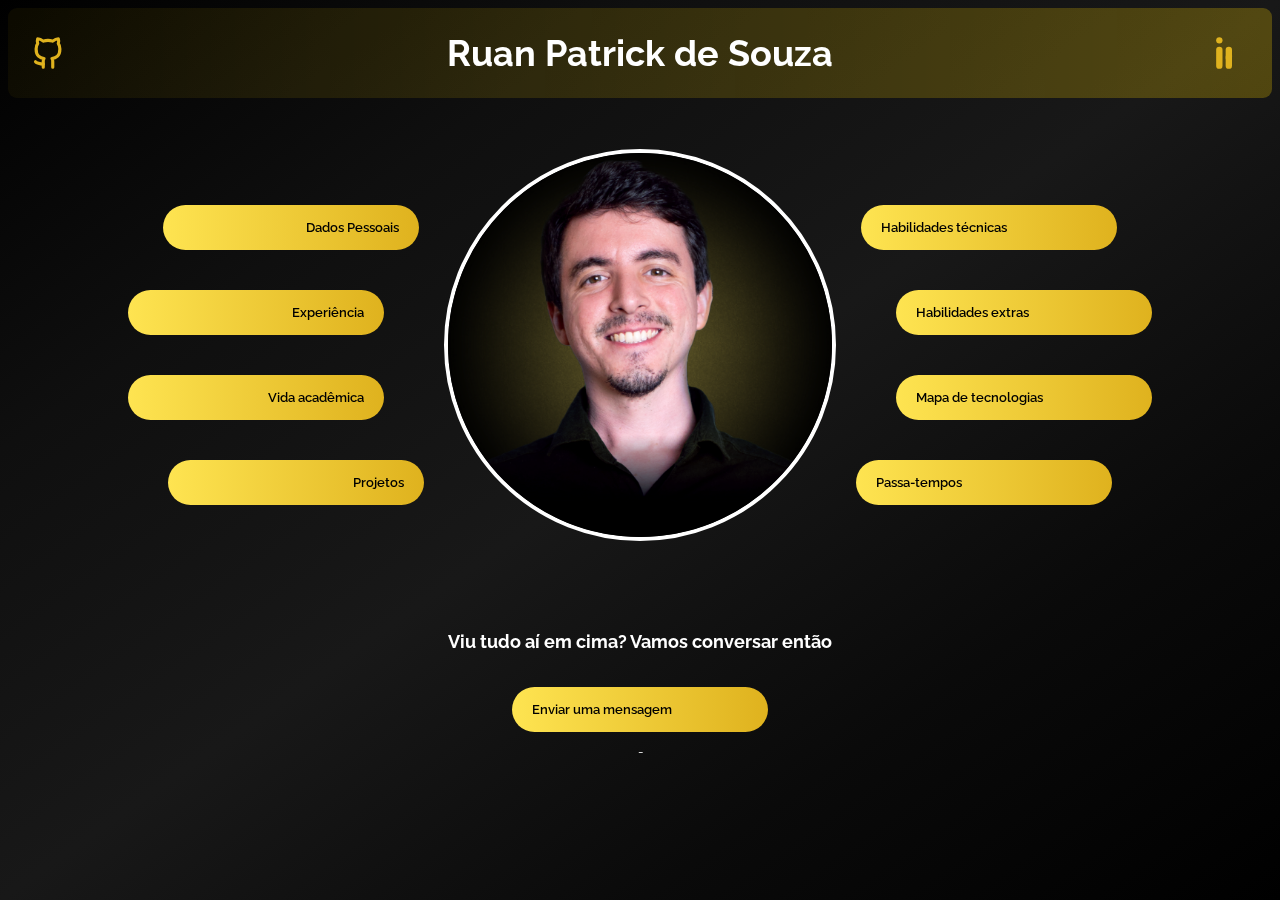
<file: index.html>
<!DOCTYPE html>
<html lang="pt-br">

<head>
    <title>Ruan Patrick</title>
    <link rel="stylesheet" href="./styles.css">
    <script src="app.js" type="text/javascript" defer></script>
    <link href="https://css.gg/css" rel="stylesheet" />
    <link rel="icon" href="./favicon.ico" type="image/x-icon">

    <link rel="preconnect" href="https://fonts.googleapis.com">
    <link rel="preconnect" href="https://fonts.gstatic.com" crossorigin>
    <link
        href="https://fonts.googleapis.com/css2?family=Noto+Color+Emoji&family=Raleway:ital,wght@0,100..900;1,100..900&display=swap"
        rel="stylesheet">
    <meta charset="UTF-8">
    <meta name="viewport" content="width=device-width, initial-scale=1.0">
</head>

<body>
    <div class="backgroundDiv"></div>
    <main id="home">
        <header>
            <div id="leftDivisionHeader">
                <a id="github" class="line-md--github-loop" href="" target="blank"></a>
            </div>
            <h1>{{name}}</h1>
            <div id="rightDivisionHeader">
                <a id="linkedin" class="line-md--linkedin" href="" target="blank"></a>
            </div>
        </header>
        <div class=" centerPanel">
            <div class="panelColumn">
                <button onclick="goTo('/pages/personal-data/index.html')" style="margin-right: -70px;">
                    <i class="gg-user"></i>
                    <p>Dados Pessoais</p>
                </button>
                <button onclick="goTo('/pages/experiences/index.html')">
                    <i class="gg-work-alt"></i>
                    <p>Experiência</p>
                </button>
                <button onclick="goTo('/pages/academic-life/index.html')">
                    <i class="gg-pen"></i>
                    <p>Vida acadêmica</p>
                </button>
                <button onclick="goTo('/pages/projects/index.html')" style="margin-right: -80px;">
                    <i class="gg-album"></i>
                    <p>Projetos</p>
                </button>
            </div>
            <img id="profileImage" src="" />
            <div class="panelColumn">
                <button onclick="goTo('/pages/tech-skills/index.html')" style="margin-left: -70px;">
                    <p>Habilidades técnicas</p>
                    <i class="gg-card-diamonds"></i>
                </button>
                <button onclick="goTo('/pages/extra-skills/index.html')">
                    <p>Habilidades extras</p>
                    <i class="gg-card-hearts"></i>
                </button>
                <button onclick="goTo('/pages/tech-map/index.html')">
                    <p>Mapa de tecnologias</p>
                    <i class="gg-display-grid"></i>
                </button>
                <button onclick="goTo('/pages/hobbies/index.html')" style="margin-left: -80px;">
                    <p>Passa-tempos</p>
                    <i class="gg-games"></i>
                </button>

            </div>
        </div>
        <h2 style="margin-top: 10vh;">Viu tudo aí em cima? Vamos conversar então</h2>
        <button onclick="sendMessageDialog.showModal()">
            <p>Enviar uma mensagem</p>
            <i class="gg-mail"></i>
        </button>
        <p>-</p>
    </main>
    <dialog id="sendMessageDialog">
        <main id="dialogContent">
            <span class="ion--logo-whatsapp"></span>
            <h2>Vamos conversar?</h2>
            <p>Você será redirecionado para o Whatsapp. Escreva sua mensagem e clique em enviar. Respondo assím que
                possível. Fique a vontade!</p>
            <form onsubmit="sendMessage(); event.preventDefault();">
                <label for="name">Seu nome:</label>
                <input type="text" id="name" name="name">
                <label for="message">Sua mensagem:</label>
                <textarea id="message" name="message"></textarea>
                <footer>
                    <button onclick="sendMessageDialog.close(); event.stopPropagation(); return false;">
                        Fechar
                        <i class="gg-close-o"></i>
                    </button>
                    <button type="submit">
                        Enviar
                        <i class="gg-mail"></i>
                    </button>
                </footer>
            </form>

        </main>
    </dialog>
</body>

</html>
</file>
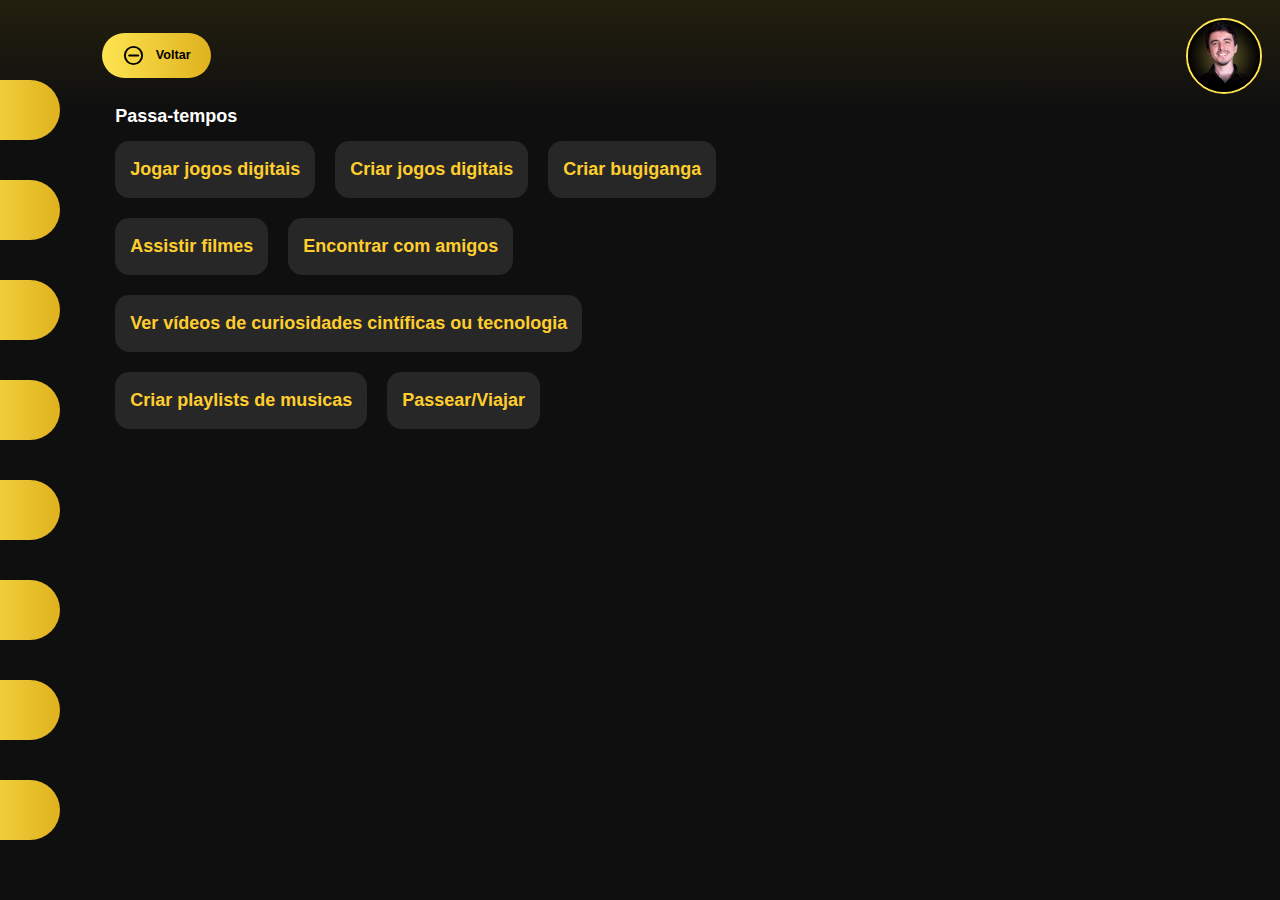
<file: pages/hobbies/index.html>
<!DOCTYPE html>
<html lang="en">

<head>
    <meta charset="UTF-8">
    <link rel="stylesheet" href="/styles.css">
    <link rel="stylesheet" href="./hobbies.css">
    <script src="/app.js" type="text/javascript" defer></script>
    <link href="https://css.gg/css" rel="stylesheet" />
    <script src="./hobbies.js" type="text/javascript" defer></script>
    <meta name="viewport" content="width=device-width, initial-scale=1.0">
    <title>Passa-tempos</title>
</head>

<body>
    <main id="hobbies">
        <div id="leftPanel">
            <button onclick="goTo('/pages/personal-data/index.html')"
                style="width: 110px; height: 60px; margin-left: -50px; justify-content: end;">
                <i class="gg-user"></i>
            </button>
            <button onclick="goTo('/pages/experiences/index.html')"
                style="width: 110px; height: 60px; margin-left: -50px; justify-content: end;">
                <i class="gg-work-alt"></i>
            </button>
            <button onclick="goTo('/pages/academic-life/index.html')"
                style="width: 110px; height: 60px; margin-left: -50px; justify-content: end;">
                <i class="gg-pen"></i>
            </button>
            <button onclick="goTo('/pages/projects/index.html')"
                style="width: 110px; height: 60px; margin-left: -50px; justify-content: end;">
                <i class="gg-album"></i>
            </button>
            <button onclick="goTo('/pages/tech-skills/index.html')"
                style="width: 110px; height: 60px; margin-left: -50px; justify-content: end;">
                <i class="gg-card-diamonds"></i>
            </button>
            <button onclick="goTo('/pages/extra-skills/index.html')"
                style="width: 110px; height: 60px; margin-left: -50px; justify-content: end;">
                <i class="gg-card-hearts"></i>
            </button>
            <button onclick="goTo('/pages/tech-map/index.html')"
                style="width: 110px; height: 60px; margin-left: -50px; justify-content: end;">
                <i class="gg-display-grid"></i>
            </button>
            <button onclick="goTo('/pages/hobbies/index.html')"
                style="width: 110px; height: 60px; margin-left: -50px; justify-content: end;">
                <i class="gg-games"></i>
            </button>
        </div>
        <img id="smallProfileImage" src="" />
        <div id="content">
            <button id="backButton" onclick="showHome()" style="width: fit-content;">
                <span class="line-md--arrow-left-circle"></span>
                <p>Voltar</p>
            </button>
            <section>
                <div id="header">
                    <h2>Passa-tempos</h2>
                </div>

                <div id="container">
                    <span class="tag">
                        <h3>Template</h3>
                    </span>
                </div>
            </section>
        </div>
    </main>
</body>

</html>
</file>
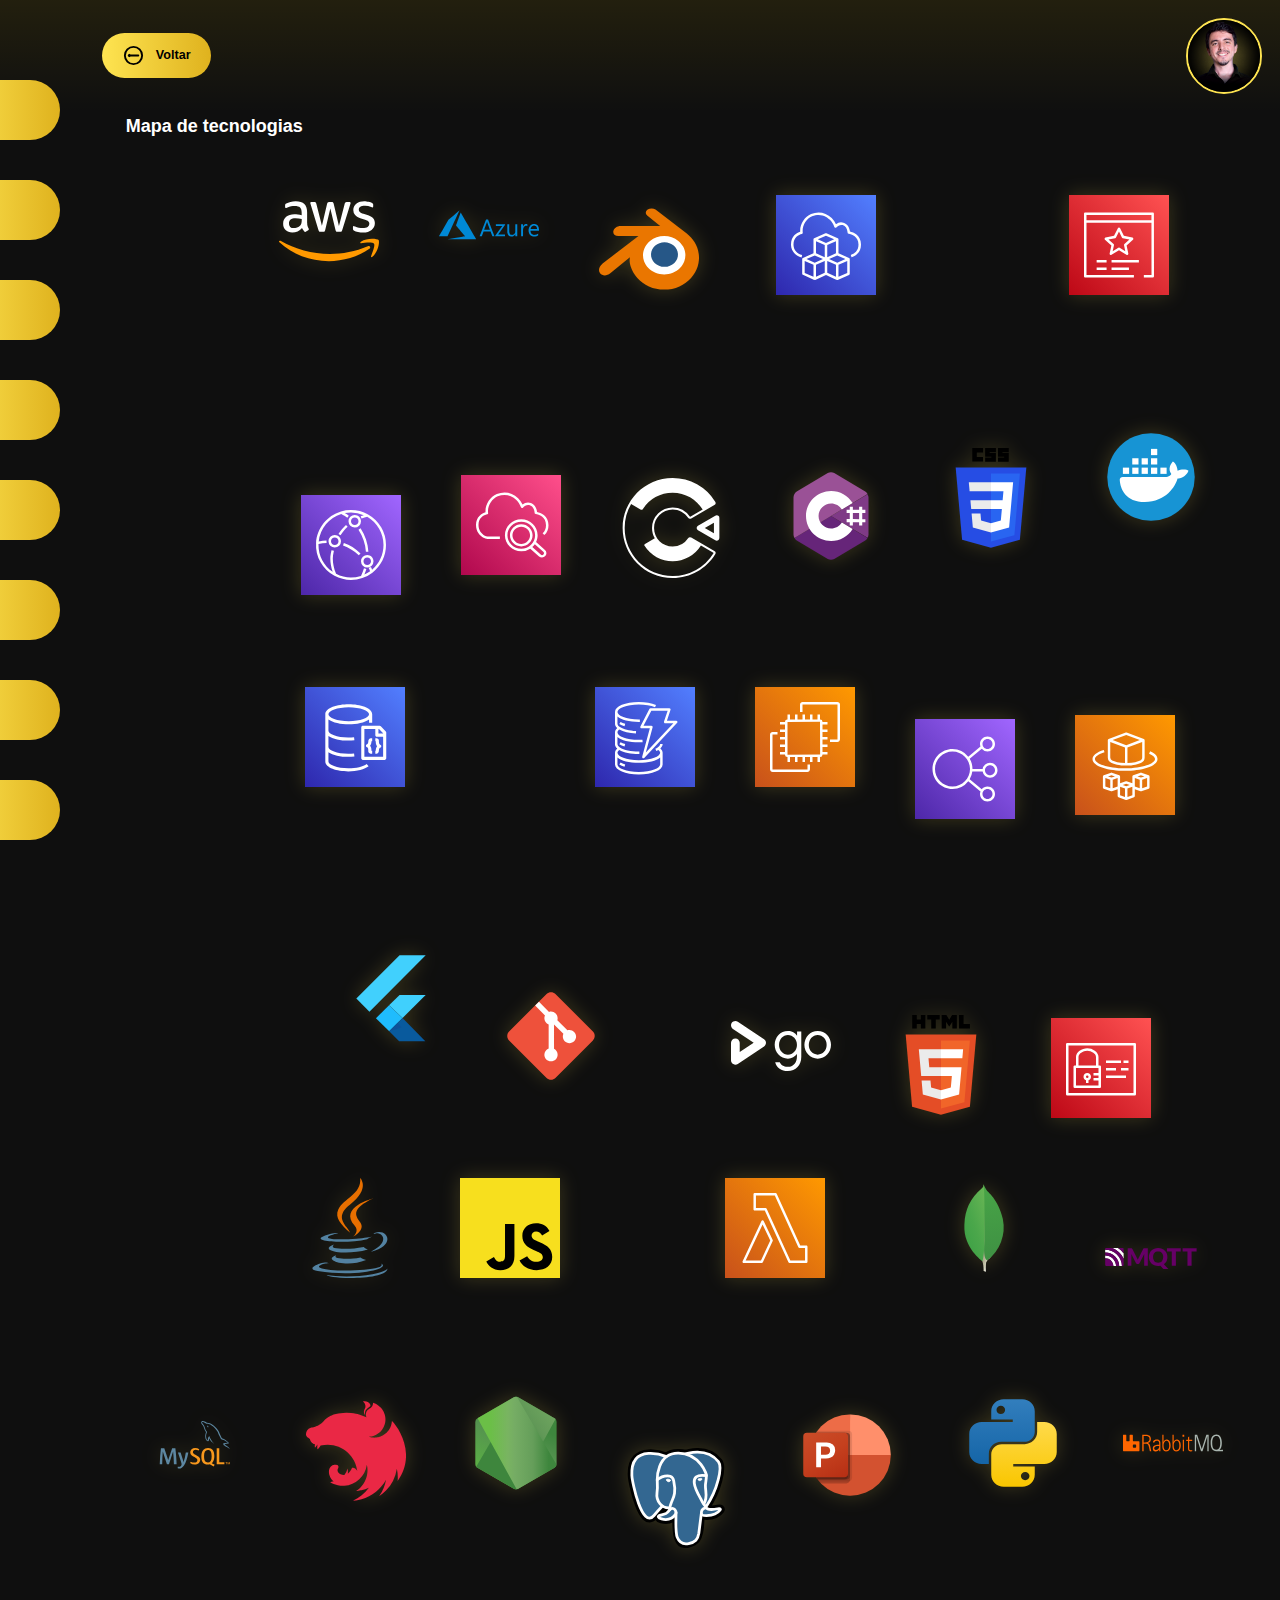
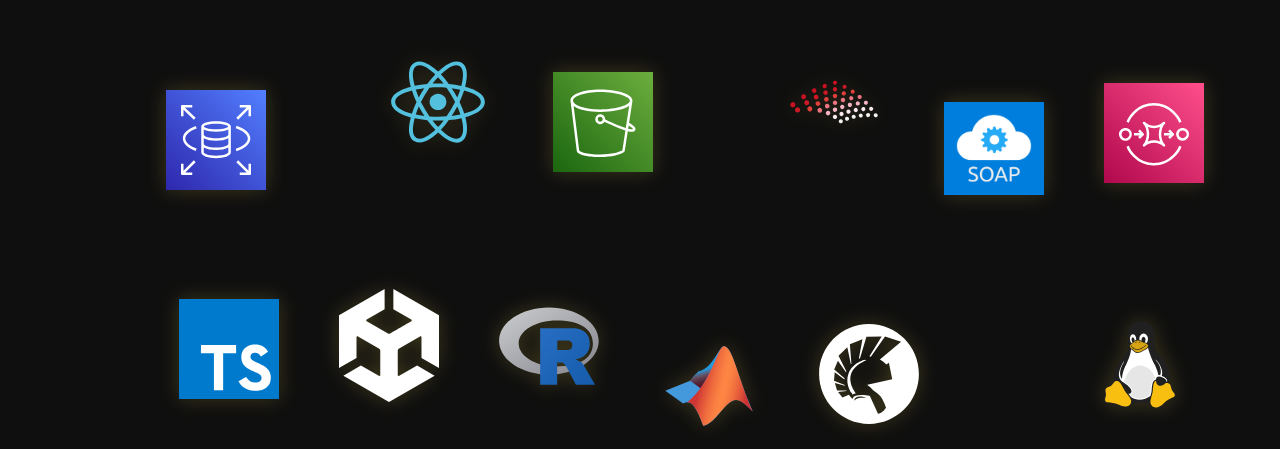
<file: pages/tech-map/index.html>
<!DOCTYPE html>
<html lang="en">

<head>
    <meta charset="UTF-8">
    <link rel="stylesheet" href="/styles.css">
    <link rel="stylesheet" href="./tech-map.css">
    <script src="/app.js" type="text/javascript" defer></script>
    <link href="https://css.gg/css" rel="stylesheet" />
    <script src="./tech-map.js" type="text/javascript" defer></script>
    <meta name="viewport" content="width=device-width, initial-scale=1.0">
    <title>Mapa de tecnologias</title>
</head>

<body>
    <main id="techMap">
        <div id="leftPanel">
            <button onclick="goTo('/pages/personal-data/index.html')"
                style="width: 110px; height: 60px; margin-left: -50px; justify-content: end;">
                <i class="gg-user"></i>
            </button>
            <button onclick="goTo('/pages/experiences/index.html')"
                style="width: 110px; height: 60px; margin-left: -50px; justify-content: end;">
                <i class="gg-work-alt"></i>
            </button>
            <button onclick="goTo('/pages/academic-life/index.html')"
                style="width: 110px; height: 60px; margin-left: -50px; justify-content: end;">
                <i class="gg-pen"></i>
            </button>
            <button onclick="goTo('/pages/projects/index.html')"
                style="width: 110px; height: 60px; margin-left: -50px; justify-content: end;">
                <i class="gg-album"></i>
            </button>
            <button onclick="goTo('/pages/tech-skills/index.html')"
                style="width: 110px; height: 60px; margin-left: -50px; justify-content: end;">
                <i class="gg-card-diamonds"></i>
            </button>
            <button onclick="goTo('/pages/extra-skills/index.html')"
                style="width: 110px; height: 60px; margin-left: -50px; justify-content: end;">
                <i class="gg-card-hearts"></i>
            </button>
            <button onclick="goTo('/pages/tech-map/index.html')"
                style="width: 110px; height: 60px; margin-left: -50px; justify-content: end;">
                <i class="gg-display-grid"></i>
            </button>
            <button onclick="goTo('/pages/hobbies/index.html')"
                style="width: 110px; height: 60px; margin-left: -50px; justify-content: end;">
                <i class="gg-games"></i>
            </button>
        </div>
        <img id="smallProfileImage" src="" />
        <div id="content">
            <button id="backButton" onclick="showHome()" style="width: fit-content;">
                <span class="line-md--arrow-left-circle"></span>
                <p>Voltar</p>
            </button>
            <section>
                <div id="header">
                    <h2>Mapa de tecnologias</h2>
                </div>

                <div id="container">
                    <img class="skillIcon" class="skillIcon" src="/assets/curriculum/skill-icons/aws-svgrepo-com.svg"
                        width="100px" />
                    <img class="skillIcon" src="/assets/curriculum/skill-icons/azure-svgrepo-com.svg" width="100px" />
                    <img class="skillIcon" src="/assets/curriculum/skill-icons/blender-svgrepo-com.svg" width="100px" />
                    <img class="skillIcon" src="/assets/curriculum/skill-icons/cdk.svg" width="100px" />
                    <img class="skillIcon" src="/assets/curriculum/skill-icons/certificate-manager.svg" width="100px" />
                    <img class="skillIcon" src="/assets/curriculum/skill-icons/cloudfront.svg" width="100px" />
                    <img class="skillIcon" src="/assets/curriculum/skill-icons/cloudwatch.svg" width="100px" />
                    <img class="skillIcon" src="/assets/curriculum/skill-icons/construct3-svgrepo-com.svg"
                        width="100px" />
                    <img class="skillIcon" src="/assets/curriculum/skill-icons/csharp-svgrepo-com.svg" width="100px" />
                    <img class="skillIcon" src="/assets/curriculum/skill-icons/css-3-svgrepo-com.svg" width="100px" />
                    <img class="skillIcon" src="/assets/curriculum/skill-icons/docker-svgrepo-com.svg" width="100px" />
                    <img class="skillIcon" src="/assets/curriculum/skill-icons/document-db.svg" width="100px" />
                    <img class="skillIcon" src="/assets/curriculum/skill-icons/dynamodb.svg" width="100px" />
                    <img class="skillIcon" src="/assets/curriculum/skill-icons/ec2.svg" width="100px" />
                    <img class="skillIcon" src="/assets/curriculum/skill-icons/elastic-load-balancing.svg"
                        width="100px" />
                    <img class="skillIcon" src="/assets/curriculum/skill-icons/fargate.svg" width="100px" />
                    <img class="skillIcon" src="/assets/curriculum/skill-icons/flutter-svgrepo-com.svg" width="100px" />
                    <img class="skillIcon" src="/assets/curriculum/skill-icons/git-svgrepo-com.svg" width="100px" />
                    <img class="skillIcon" src="/assets/curriculum/skill-icons/gocd-svgrepo-com.svg" width="100px" />
                    <img class="skillIcon" src="/assets/curriculum/skill-icons/html-5-svgrepo-com.svg" width="100px" />
                    <img class="skillIcon" src="/assets/curriculum/skill-icons/iam.svg" width="100px" />
                    <img class="skillIcon" src="/assets/curriculum/skill-icons/java-svgrepo-com.svg" width="100px" />
                    <img class="skillIcon" src="/assets/curriculum/skill-icons/javascript-svgrepo-com.svg"
                        width="100px" />
                    <img class="skillIcon" src="/assets/curriculum/skill-icons/lambda.svg" width="100px" />
                    <img class="skillIcon" src="/assets/curriculum/skill-icons/mongo-svgrepo-com.svg" width="100px" />
                    <img class="skillIcon" src="/assets/curriculum/skill-icons/mqtt-hor.svg" width="100px" />
                    <img class="skillIcon" src="/assets/curriculum/skill-icons/mysql-logo-svgrepo-com.svg"
                        width="100px" />
                    <img class="skillIcon" src="/assets/curriculum/skill-icons/nestjs-icon.svg" width="100px" />
                    <img class="skillIcon" src="/assets/curriculum/skill-icons/node-svgrepo-com.svg" width="100px" />
                    <img class="skillIcon" src="/assets/curriculum/skill-icons/postgresql-icon.svg" width="100px" />
                    <img class="skillIcon" src="/assets/curriculum/skill-icons/powerpoint-svgrepo-com.svg"
                        width="100px" />
                    <img class="skillIcon" src="/assets/curriculum/skill-icons/python-svgrepo-com.svg" width="100px" />
                    <img class="skillIcon" src="/assets/curriculum/skill-icons/rabbitmq-svgrepo-com.svg"
                        width="100px" />
                    <img class="skillIcon" src="/assets/curriculum/skill-icons/rds.svg" width="100px" />
                    <img class="skillIcon" src="/assets/curriculum/skill-icons/react-svgrepo-com.svg" width="100px" />
                    <img class="skillIcon" src="/assets/curriculum/skill-icons/s3.svg" width="100px" />
                    <img class="skillIcon" src="/assets/curriculum/skill-icons/scilab-svgrepo-com.svg" width="100px" />
                    <img class="skillIcon" src="/assets/curriculum/skill-icons/soap.png" width="100px" />
                    <img class="skillIcon" src="/assets/curriculum/skill-icons/sqs.svg" width="100px" />
                    <img class="skillIcon" src="/assets/curriculum/skill-icons/typescript-logo-svgrepo-com.svg"
                        width="100px" />
                    <img class="skillIcon" src="/assets/curriculum/skill-icons/unity.svg" width="100px" />
                    <img class="skillIcon" src="/assets/curriculum/skill-icons/r.svg" width="100px" />
                    <img class="skillIcon" src="/assets/curriculum/skill-icons/matlab-svgrepo-com.svg" width="100px" />
                    <img class="skillIcon" src="/assets/curriculum/skill-icons/delphi01-svgrepo-com.svg"
                        width="100px" />
                    <img class="skillIcon" src="/assets/curriculum/skill-icons/linux-svgrepo-com.svg" width="100px" />
                </div>
            </section>
        </div>
    </main>
</body>

</html>
</file>
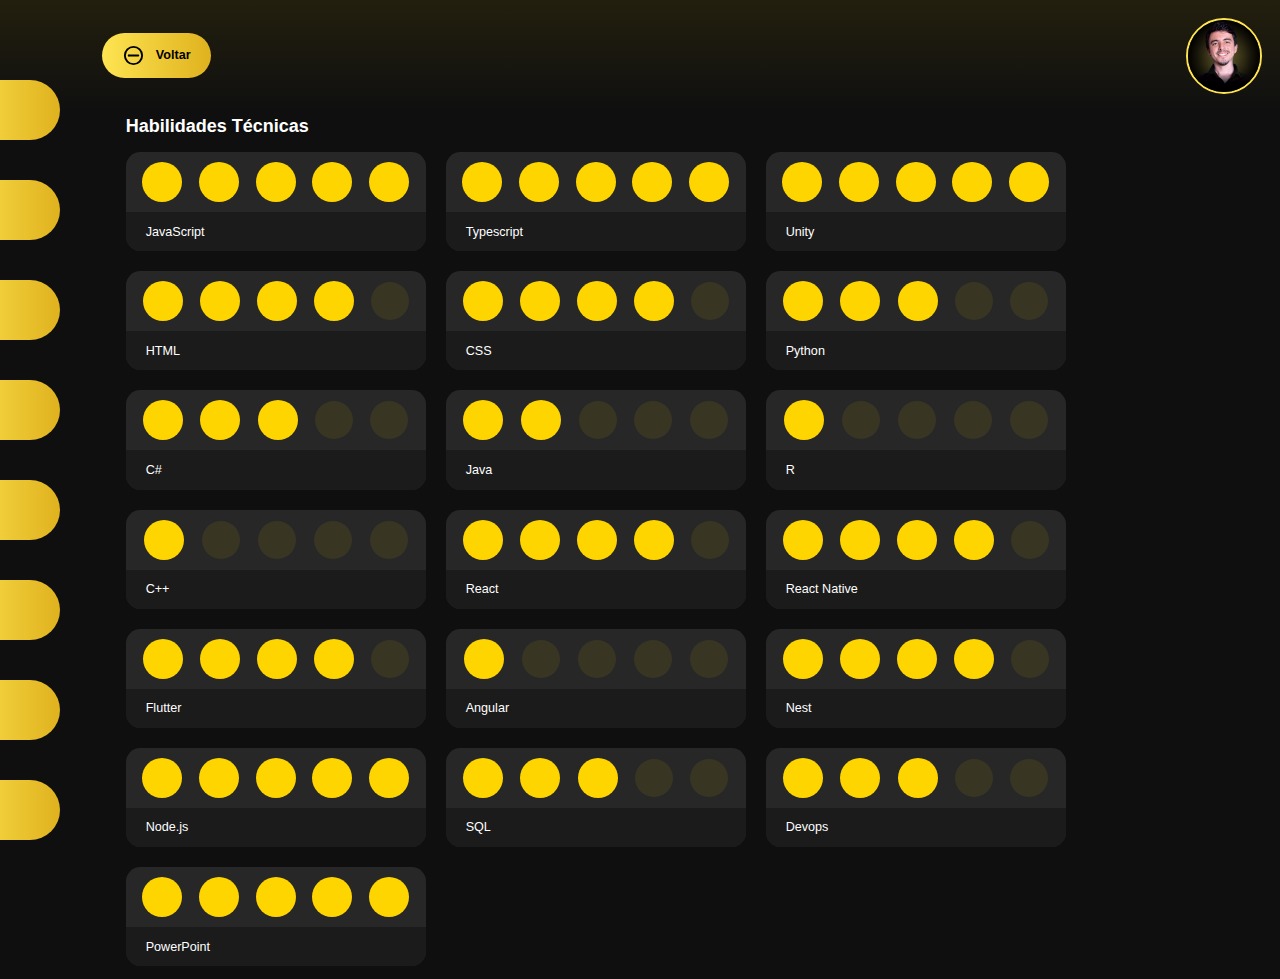
<file: pages/tech-skills/index.html>
<!DOCTYPE html>
<html lang="en">

<head>
    <meta charset="UTF-8">
    <link rel="stylesheet" href="/styles.css">
    <link rel="stylesheet" href="./tech-skills.css">
    <script src="/app.js" type="text/javascript" defer></script>
    <link href="https://css.gg/css" rel="stylesheet" />
    <script src="./tech-skills.js" type="text/javascript" defer></script>
    <meta name="viewport" content="width=device-width, initial-scale=1.0">
    <title>Habilidades técnicas</title>
</head>

<body>
    <main id="personalData">
        <div id="leftPanel">
            <button onclick="goTo('/pages/personal-data/index.html')"
                style="width: 110px; height: 60px; margin-left: -50px; justify-content: end;">
                <i class="gg-user"></i>
            </button>
            <button onclick="goTo('/pages/experiences/index.html')"
                style="width: 110px; height: 60px; margin-left: -50px; justify-content: end;">
                <i class="gg-work-alt"></i>
            </button>
            <button onclick="goTo('/pages/academic-life/index.html')"
                style="width: 110px; height: 60px; margin-left: -50px; justify-content: end;">
                <i class="gg-pen"></i>
            </button>
            <button onclick="goTo('/pages/projects/index.html')"
                style="width: 110px; height: 60px; margin-left: -50px; justify-content: end;">
                <i class="gg-album"></i>
            </button>
            <button onclick="goTo('/pages/tech-skills/index.html')"
                style="width: 110px; height: 60px; margin-left: -50px; justify-content: end;">
                <i class="gg-card-diamonds"></i>
            </button>
            <button onclick="goTo('/pages/extra-skills/index.html')"
                style="width: 110px; height: 60px; margin-left: -50px; justify-content: end;">
                <i class="gg-card-hearts"></i>
            </button>
            <button onclick="goTo('/pages/tech-map/index.html')"
                style="width: 110px; height: 60px; margin-left: -50px; justify-content: end;">
                <i class="gg-display-grid"></i>
            </button>
            <button onclick="goTo('/pages/hobbies/index.html')"
                style="width: 110px; height: 60px; margin-left: -50px; justify-content: end;">
                <i class="gg-games"></i>
            </button>
        </div>
        <img id="smallProfileImage" src="" />
        <div id="content">
            <button id="backButton" onclick="showHome()" style="width: fit-content;">
                <span class="line-md--arrow-left-circle"></span>
                <p>Voltar</p>
            </button>
            <section>
                <div id="header">
                    <h2>Habilidades Técnicas</h2>
                </div>

                <div id="container">
                    <div id="skillCardTemplate" class="skillCard">
                        <div class="skillCardContent">
                        </div>
                        <div class="skillCardFooter">
                            <p>{{name}}</p>
                        </div>
                    </div>
                </div>
            </section>
        </div>
    </main>
</body>

</html>
</file>
<file: styles.css>
body {
    color: white;
    background-color: #0f0f0f;
}

.backgroundDiv {
    top: 0;
    left: 0;
    right: 0;
    bottom: 0;
    z-index: -1;
    width: 100%;
    height: 100%;
    position: fixed;
    overflow: hidden;
    background-image: linear-gradient(to bottom right, #000000, #0f0f0f, #181818, #0a0a0a, #000000);
}

#home {
    top: 0;
    left: 0;
    right: 0;
    bottom: 0;
    display: flex;
    align-items: center;
    flex-direction: column;
    justify-content: center;
}

header {
    background-image: linear-gradient(to right, #ffd5000c, #ffd50041);
    width: 100%;
    height: fit-content;
    display: flex;
    align-items: center;
    flex-direction: row;
    justify-content: space-between;
    gap: 10px;
    margin-bottom: 4%;
    text-align: center;
    border-radius: 1vh;
}

#leftDivisionHeader {
    width: 80px;
    height: 80px;
    display: flex;
    align-items: center;
    justify-content: center;
}

#rightDivisionHeader {
    width: 80px;
    height: 80px;
    display: flex;
    align-items: center;
    justify-content: center;
}

#profileImage {
    width: 30vw;
    height: 30vw;
    object-fit: cover;
    border-radius: 30vw;
    border: 4px solid white;
    box-shadow: 0 0 10px #fee45186;
    transition: box-shadow 0.5s ease-in-out;
    box-shadow: 0 0 0px #fee45186;
    animation: growAndShrink 1s ease-in-out infinite alternate;
}

@keyframes growAndShrink {
    from {
        box-shadow: 0 0 0px #fee45186;
    }

    to {
        box-shadow: 0 0 20px #fee45186;
    }
}

h1 {
    font-size: 4vh;
    font-family: "Raleway", sans-serif;
}

h2 {
    font-size: 2vh;
    font-family: "Raleway", sans-serif;
}

h3 {
    font-size: 2vh;
    font-family: "Raleway", sans-serif;
}

p,
a {
    font-size: 1.4vh;
    font-family: "Raleway", sans-serif;
}

button {
    gap: 10px;
    width: 20vw;
    height: 5vh;
    display: flex;
    color: black;
    cursor: pointer;
    margin-top: 20px;
    font-size: 2.6vh;
    padding: 0px 20px;
    border-radius: 10vh;
    align-items: center;
    border: 0px solid white;
    background-color: #ffce2e;
    background-image: linear-gradient(to right, #fee451, #dfb21e);
    justify-content: space-between;
    font-family: "Raleway", sans-serif;
    font-weight: 600;
    transition: all 0.2s cubic-bezier(0.175, 0.885, 0.32, 1.275);
    animation: entranceButton 0.5s ease-in-out forwards;
}

@keyframes entranceButton {
    from {
        opacity: 0;
        scale: 0.5;
    }

    to {
        opacity: 1;
        scale: 1;
    }
}

button:hover {
    box-shadow: 0 0 10px #fee45186;
    transform: scale(1.05);
}

button:active {
    box-shadow: 0 0 10px #fee45186;
    transform: scale(0.9);
}

.panelColumn {
    gap: 20px;
    display: flex;
    align-items: center;
    flex-direction: column;
    justify-content: center;
}

.centerPanel {
    gap: 60px;
    display: flex;
    flex-direction: row;
    align-items: center;
    justify-content: center;
}

.line-md--github-loop {
    display: inline-block;
    width: 3em;
    height: 3em;
    --svg: url("data:image/svg+xml,%3Csvg xmlns='http://www.w3.org/2000/svg' viewBox='0 0 24 24'%3E%3Cmask id='lineMdGithubLoop0' width='24' height='24' x='0' y='0'%3E%3Cg fill='%23fff'%3E%3Cellipse cx='9.5' cy='9' rx='1.5' ry='1'/%3E%3Cellipse cx='14.5' cy='9' rx='1.5' ry='1'/%3E%3C/g%3E%3C/mask%3E%3Cg fill='none' stroke='%23000' stroke-linecap='round' stroke-linejoin='round' stroke-width='2'%3E%3Cpath stroke-dasharray='30' stroke-dashoffset='30' d='M12 4C13.6683 4 14.6122 4.39991 15 4.5C15.5255 4.07463 16.9375 3 18.5 3C18.8438 4 18.7863 5.21921 18.5 6C19.25 7 19.5 8 19.5 9.5C19.5 11.6875 19.017 13.0822 18 14C16.983 14.9178 15.8887 15.3749 14.5 15.5C15.1506 16.038 15 17.3743 15 18C15 18.7256 15 21 15 21M12 4C10.3317 4 9.38784 4.39991 9 4.5C8.47455 4.07463 7.0625 3 5.5 3C5.15625 4 5.21371 5.21921 5.5 6C4.75 7 4.5 8 4.5 9.5C4.5 11.6875 4.98301 13.0822 6 14C7.01699 14.9178 8.1113 15.3749 9.5 15.5C8.84944 16.038 9 17.3743 9 18C9 18.7256 9 21 9 21'%3E%3Canimate fill='freeze' attributeName='stroke-dashoffset' dur='0.6s' values='30;0'/%3E%3C/path%3E%3Cpath stroke-dasharray='10' stroke-dashoffset='10' d='M9 19'%3E%3Canimate fill='freeze' attributeName='stroke-dashoffset' begin='0.7s' dur='0.2s' values='10;0'/%3E%3Canimate attributeName='d' dur='3s' repeatCount='indefinite' values='M9 19c-1.406 0-2.844-.563-3.688-1.188C4.47 17.188 4.22 16.157 3 15.5;M9 19c-1.406 0-3-.5-4-.5-.532 0-1 0-2-.5;M9 19c-1.406 0-2.844-.563-3.688-1.188C4.47 17.188 4.22 16.157 3 15.5'/%3E%3C/path%3E%3C/g%3E%3Crect width='8' height='4' x='8' y='11' fill='%23000' mask='url(%23lineMdGithubLoop0)'%3E%3Canimate attributeName='y' dur='10s' keyTimes='0;0.45;0.46;0.54;0.55;1' repeatCount='indefinite' values='11;11;7;7;11;11'/%3E%3C/rect%3E%3C/svg%3E");
    background-color: currentColor;
    -webkit-mask-image: var(--svg);
    mask-image: var(--svg);
    -webkit-mask-repeat: no-repeat;
    mask-repeat: no-repeat;
    -webkit-mask-size: 100% 100%;
    mask-size: 100% 100%;
    color: #dfb21e;
}

.line-md--github-loop:hover {
    color: #fee451;
}

.line-md--linkedin {
    display: inline-block;
    width: 3em;
    height: 3em;
    --svg: url("data:image/svg+xml,%3Csvg xmlns='http://www.w3.org/2000/svg' viewBox='0 0 24 24'%3E%3Ccircle cx='4' cy='4' r='2' fill='%23000' fill-opacity='0'%3E%3Canimate fill='freeze' attributeName='fill-opacity' dur='0.4s' values='0;1'/%3E%3C/circle%3E%3Cg fill='none' stroke='%23000' stroke-linecap='round' stroke-width='4'%3E%3Cpath stroke-dasharray='12' stroke-dashoffset='12' d='M4 10V20'%3E%3Canimate fill='freeze' attributeName='stroke-dashoffset' begin='0.2s' dur='0.2s' values='12;0'/%3E%3C/path%3E%3Cpath stroke-dasharray='12' stroke-dashoffset='12' d='M10 10V20'%3E%3Canimate fill='freeze' attributeName='stroke-dashoffset' begin='0.5s' dur='0.2s' values='12;0'/%3E%3C/path%3E%3Cpath stroke-dasharray='24' stroke-dashoffset='24' d='M10 15C10 12.2386 12.2386 10 15 10C17.7614 10 20 12.2386 20 15V20'%3E%3Canimate fill='freeze' attributeName='stroke-dashoffset' begin='0.7s' dur='3s' values='24;0'/%3E%3C/path%3E%3C/g%3E%3C/svg%3E");
    background-color: currentColor;
    -webkit-mask-image: var(--svg);
    mask-image: var(--svg);
    -webkit-mask-repeat: no-repeat;
    mask-repeat: no-repeat;
    -webkit-mask-size: 100% 100%;
    mask-size: 100% 100%;
    color: #dfb21e;
}

.line-md--linkedin:hover {
    color: #fee451;
}

.line-md--arrow-left-circle {
    display: inline-block;
    width: 1em;
    height: 1em;
    --svg: url("data:image/svg+xml,%3Csvg xmlns='http://www.w3.org/2000/svg' viewBox='0 0 24 24'%3E%3Cg fill='none' stroke='%23000' stroke-linecap='round' stroke-linejoin='round' stroke-width='2'%3E%3Ccircle cx='12' cy='12' r='9' stroke-dasharray='60' stroke-dashoffset='60'%3E%3Canimate fill='freeze' attributeName='stroke-dashoffset' dur='0.5s' values='60;0'/%3E%3C/circle%3E%3Cpath stroke-dasharray='12' stroke-dashoffset='12' d='M17 12H7.5'%3E%3Canimate fill='freeze' attributeName='stroke-dashoffset' begin='0.6s' dur='0.2s' values='12;0'/%3E%3C/path%3E%3Cpath stroke-dasharray='8' stroke-dashoffset='8' d='M7 12L11 16M7 12L11 8'%3E%3Canimate fill='freeze' attributeName='stroke-dashoffset' begin='0.8s' dur='2s' values='8;0'/%3E%3C/path%3E%3C/g%3E%3C/svg%3E");
    background-color: currentColor;
    -webkit-mask-image: var(--svg);
    mask-image: var(--svg);
    -webkit-mask-repeat: no-repeat;
    mask-repeat: no-repeat;
    -webkit-mask-size: 100% 100%;
    mask-size: 100% 100%;
}


section {
    animation: entrance 0.5s ease-in-out forwards;
}

@keyframes entrance {
    from {
        opacity: 0;
        transform: translateY(40px);
    }

    to {
        opacity: 1;
        transform: translateY(0);
    }
}

#leftPanel {
    animation: entranceLeftPanel 0.5s ease-in-out forwards;
}

@keyframes entranceLeftPanel {
    from {
        transform: translateX(-100px);
    }

    to {
        transform: translateY(0);
    }
}

#smallProfileImage {
    top: 2vh;
    right: 2vh;
    width: 8vh;
    height: 8vh;
    position: fixed;
    object-fit: cover;
    border-radius: 30vw;
    border: 2px solid #fee451;
}

#leftPanel {
    gap: 20px;
    width: 7vw;
    height: 100%;
    display: flex;
    position: fixed;
    align-items: start;
    flex-direction: column;
    justify-content: center;
}

.ion--logo-whatsapp {
    display: inline-block;
    width: 2em;
    height: 2em;
    --svg: url("data:image/svg+xml,%3Csvg xmlns='http://www.w3.org/2000/svg' viewBox='0 0 512 512'%3E%3Cpath fill='%23000' fill-rule='evenodd' d='M414.73 97.1A222.14 222.14 0 0 0 256.94 32C134 32 33.92 131.58 33.87 254a220.6 220.6 0 0 0 29.78 111L32 480l118.25-30.87a223.6 223.6 0 0 0 106.6 27h.09c122.93 0 223-99.59 223.06-222A220.18 220.18 0 0 0 414.73 97.1M256.94 438.66h-.08a185.75 185.75 0 0 1-94.36-25.72l-6.77-4l-70.17 18.32l18.73-68.09l-4.41-7A183.46 183.46 0 0 1 71.53 254c0-101.73 83.21-184.5 185.48-184.5a185 185 0 0 1 185.33 184.64c-.04 101.74-83.21 184.52-185.4 184.52m101.69-138.19c-5.57-2.78-33-16.2-38.08-18.05s-8.83-2.78-12.54 2.78s-14.4 18-17.65 21.75s-6.5 4.16-12.07 1.38s-23.54-8.63-44.83-27.53c-16.57-14.71-27.75-32.87-31-38.42s-.35-8.56 2.44-11.32c2.51-2.49 5.57-6.48 8.36-9.72s3.72-5.56 5.57-9.26s.93-6.94-.46-9.71s-12.54-30.08-17.18-41.19c-4.53-10.82-9.12-9.35-12.54-9.52c-3.25-.16-7-.2-10.69-.2a20.53 20.53 0 0 0-14.86 6.94c-5.11 5.56-19.51 19-19.51 46.28s20 53.68 22.76 57.38s39.3 59.73 95.21 83.76a323 323 0 0 0 31.78 11.68c13.35 4.22 25.5 3.63 35.1 2.2c10.71-1.59 33-13.42 37.63-26.38s4.64-24.06 3.25-26.37s-5.11-3.71-10.69-6.48'/%3E%3C/svg%3E");
    background-color: white;
    -webkit-mask-image: var(--svg);
    mask-image: var(--svg);
    -webkit-mask-repeat: no-repeat;
    mask-repeat: no-repeat;
    -webkit-mask-size: 100% 100%;
    mask-size: 100% 100%;
}

dialog {
    background-image: linear-gradient(to bottom right, #000000, #181818, #181818, #181818, #000000);
    border-radius: 1.6vh;
    border: 2px solid #ffce2e;
    box-shadow: 0 0 20px rgba(0, 0, 0, 0.8);
    padding: 2vh;
    width: 75vh;
    height: fit-content;
    z-index: 2;

    h2,
    p,
    label {
        font-family: "Raleway", sans-serif;
        color: white;
    }

    animation: entrance 0.5s ease-in-out forwards;

    form {
        display: flex;
        flex-direction: column;
        gap: 10px;
        width: 100%;
        height: fit-content;
        align-items: start;
        justify-content: center;

        input,
        textarea {
            background-color: #272727;
            border-radius: 1.2vh;
            border: 0px;
            color: white;
            padding: 1.6vh;
            width: 95%;
            box-shadow: 0 0 20px rgba(0, 0, 0, 0.8);
        }
    }

    footer {
        width: 100%;
        display: flex;
        flex-direction: row;
        align-items: center;
        justify-content: space-between;
        gap: 10px;
    }
}

dialog::backdrop {
    color: white;
    background-color: rgba(0, 0, 0, 0.5);
    transition: all 0.5s ease;
    animation: entranceBackdropDialog 0.5s ease-in-out forwards;
}

@keyframes entranceBackdropDialog {
    from {
        opacity: 0;
    }

    to {
        opacity: 1;
    }
}

.copyButton {
    background-color: #1b1b1b;
    gap: 10px;
    display: flex;
    cursor: pointer;
    font-size: 1.2vw;
    padding: 0px 15px;
    width: fit-content;
    height: 100%;
    align-items: center;
    justify-content: center;
}

.copyButton:hover {
    background-color: #dfb21e;
    color: black;
}

.copyButton:active {
    box-shadow: 0 0 10px #fee45186;
    color: white;
}

.cardFooter {
    width: 100%;
    display: flex;
    height: 4vh;
    align-items: center;
    flex-direction: row;
    background-color: #141414;
    justify-content: space-between;
}
</file>
<file: pages/hobbies/hobbies.css>
#hobbies {
    top: 0;
    left: 0;
    right: 0;
    bottom: 0;
    gap: 20px;
    display: flex;
    position: absolute;
    align-items: start;
    justify-content: start;
    background-image: linear-gradient(to bottom, #ffd50015, #00000000, #00000000, #00000000, #00000000, #00000000, #00000000, #00000000, #00000000);
}

#content {
    width: 100%;
    max-width: 50vw;
    padding: 1%;
    padding-left: 8vw;
}

#header {
    gap: 20px;
    display: flex;
    align-items: start;
    flex-direction: row;
    padding: 2% 0% 0% 2%;
    justify-content: space-between;
}

#container {
    gap: 20px;
    display: flex;
    padding: 0% 2%;
    flex-wrap: wrap;
    align-items: start;
    flex-direction: row;
    justify-content: start;
}

.tag {
    padding: 0px 15px;
    display: flex;
    overflow: hidden;
    align-items: start;
    border-radius: 1.6vh;
    flex-direction: column;
    background-color: #272727;
    justify-content: space-between;
    color: #ffce2e
}
</file>
<file: pages/tech-map/tech-map.css>
#techMap {
    top: 0;
    left: 0;
    right: 0;
    bottom: 0;
    gap: 20px;
    display: flex;
    position: absolute;
    align-items: start;
    justify-content: start;
    background-image: linear-gradient(to bottom, #ffd50015, #00000000, #00000000, #00000000, #00000000, #00000000, #00000000, #00000000, #00000000);
}

#content {
    width: 100%;
    padding: 1%;
    padding-left: 8vw;
}

#header {
    gap: 20px;
    display: flex;
    align-items: start;
    flex-direction: row;
    padding: 2% 0% 0% 2%;
    justify-content: space-between;
}

#container {
    gap: 60px;
    display: flex;
    padding: 0% 2%;
    flex-wrap: wrap;
    align-items: center;
    flex-direction: row;
    justify-content: center;
}

.skillIcon {
    filter: drop-shadow(0px 0px 10px #fee45131);
}
</file>
<file: pages/tech-skills/tech-skills.css>
#personalData {
    top: 0;
    left: 0;
    right: 0;
    bottom: 0;
    gap: 20px;
    display: flex;
    position: absolute;
    align-items: start;
    justify-content: start;
    background-image: linear-gradient(to bottom, #ffd50015, #00000000, #00000000, #00000000, #00000000, #00000000, #00000000, #00000000, #00000000);
}

#content {
    width: 100%;
    padding: 1%;
    padding-left: 8vw;
}

#header {
    gap: 20px;
    display: flex;
    align-items: start;
    flex-direction: row;
    padding: 2% 0% 0% 2%;
    justify-content: space-between;
}

#container {
    gap: 20px;
    display: flex;
    padding: 0% 2%;
    flex-wrap: wrap;
    align-items: start;
    flex-direction: row;
    justify-content: start;
}

.skillCard {
    width: 300px;
    display: flex;
    overflow: hidden;
    align-items: start;
    border-radius: 1.6vh;
    flex-direction: column;
    background-color: #272727;
    justify-content: space-between;
}

.skillCardContent {
    width: 100%;
    display: flex;
    align-items: center;
    flex-direction: row;
    justify-content: space-evenly;
    height: fit-content;
    padding: 10px 0px;
}

.skillCardFooter {
    width: 100%;
    display: flex;
    height: fit-content;
    align-items: center;
    flex-direction: row;
    background-color: #1b1b1b;
    justify-content: space-between;
    padding: 0px 20px;
}



.skillCardDot {
    width: 40px;
    height: 40px;
    border-radius: 50%;
    background-color: #ffd500;
}

.skillCardEmptyDot {
    width: 38px;
    height: 38px;
    border-radius: 50%;
    background-color: #ffd50015;
}
</file>
